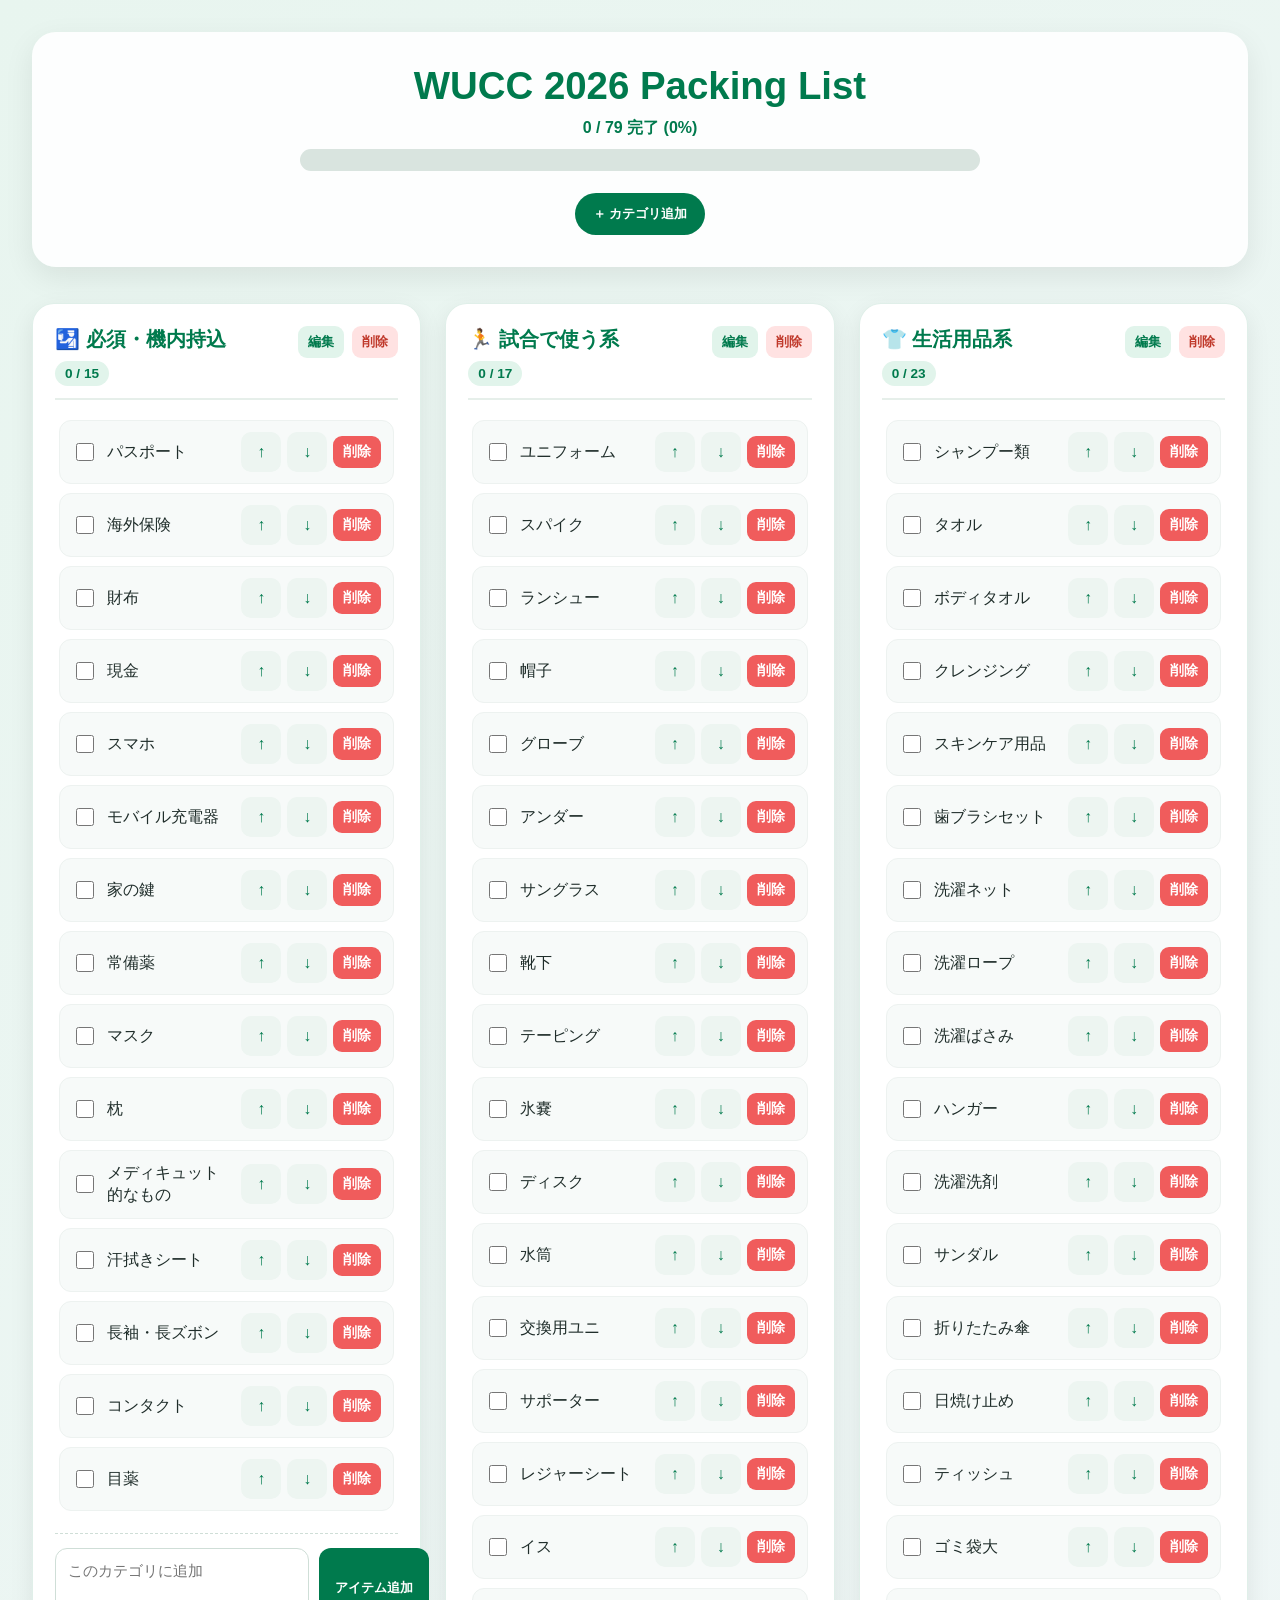
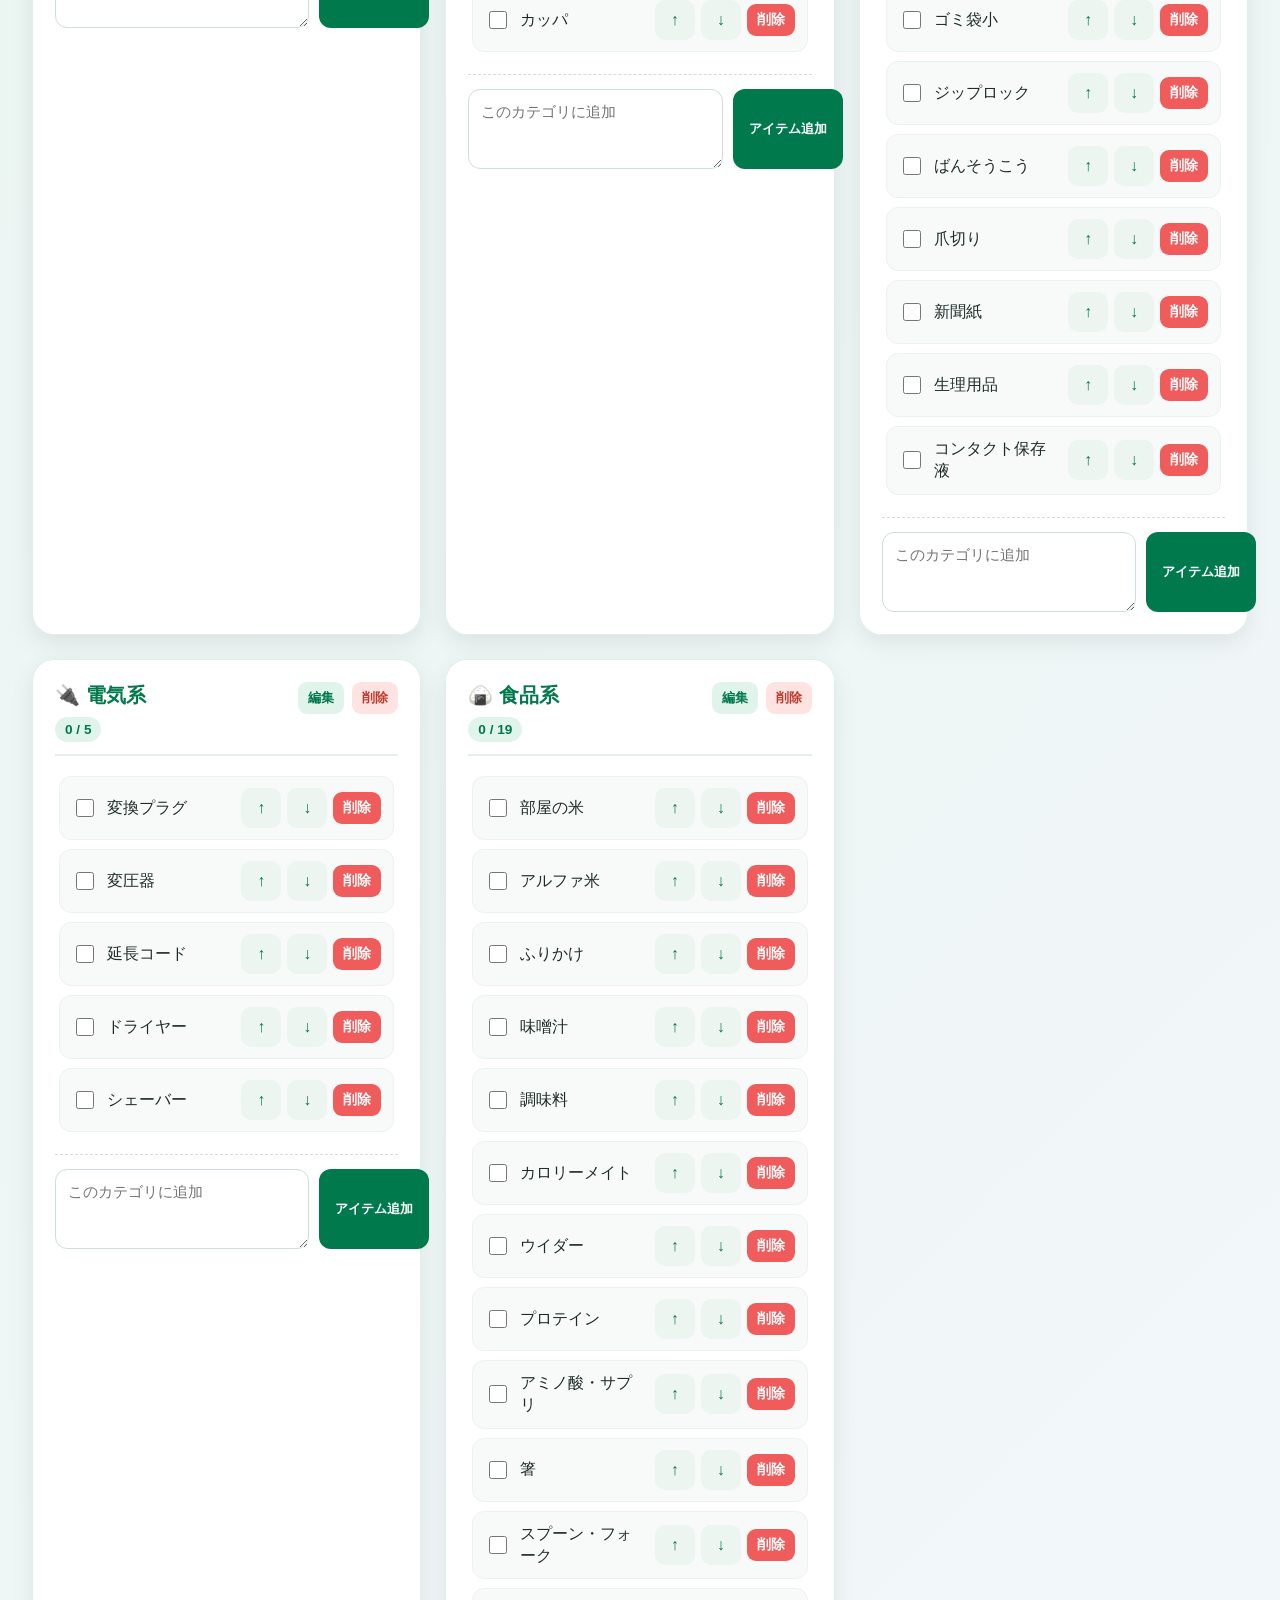
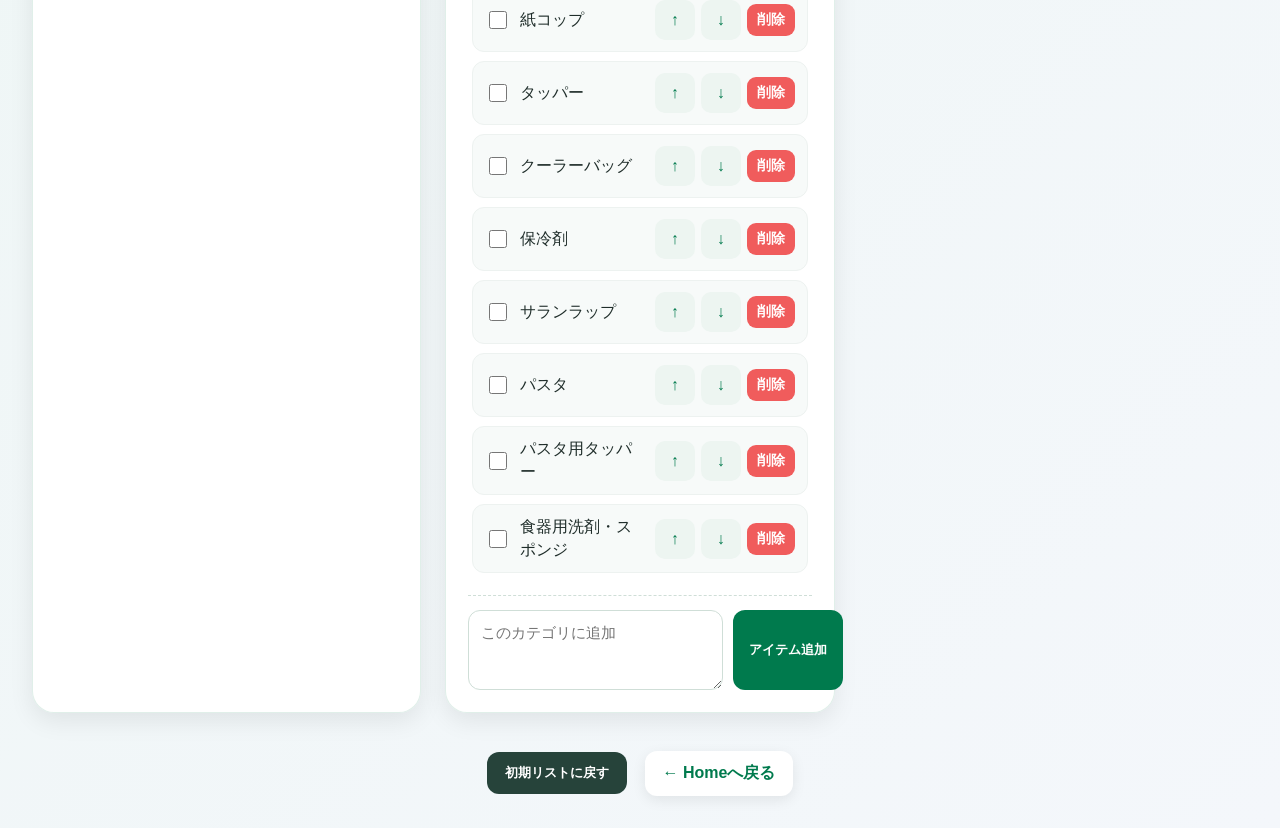
<file: packing.html>
<!DOCTYPE html>
<html lang="ja">

<head>
    <meta charset="UTF-8">
    <meta name="viewport" content="width=device-width, initial-scale=1.0">
    <title>WUCC 2026 Packing List</title>

    <link rel="stylesheet" href="packing.css">
</head>

<body>

    <div class="container">

        <header class="header">

            <h1>WUCC 2026 Packing List</h1>

            <div class="progress-area">

                <div id="progressText" class="progress-text">
                    0 / 0 完了
                </div>

                <div class="progress-bar">
                    <div id="progressFill" class="progress-fill"></div>
                </div>

            </div>

            <button id="addCategoryButton" class="add-category-btn">
                ＋ カテゴリ追加
            </button>

        </header>

        <main id="listContainer" class="sections">
        </main>

        <div class="bottom-area">

            <button id="resetButton" class="reset-btn">
                初期リストに戻す
            </button>

            <a href="index.html" class="home-link">
                ← Homeへ戻る
            </a>

        </div>

    </div>

    <script>

        const STORAGE_KEY = "packingData";

        const defaultData = [

            {
                category: "🛂 必須・機内持込",
                items: [
                    { text: "パスポート", checked: false, type: "item" },
                    { text: "海外保険", checked: false, type: "item" },
                    { text: "財布", checked: false, type: "item" },
                    { text: "現金", checked: false, type: "item" },
                    { text: "スマホ", checked: false, type: "item" },
                    { text: "モバイル充電器", checked: false, type: "item" },
                    { text: "家の鍵", checked: false, type: "item" },
                    { text: "常備薬", checked: false, type: "item" },
                    { text: "マスク", checked: false, type: "item" },
                    { text: "枕", checked: false, type: "item" },
                    { text: "メディキュット的なもの", checked: false, type: "item" },
                    { text: "汗拭きシート", checked: false, type: "item" },
                    { text: "長袖・長ズボン", checked: false, type: "item" },
                    { text: "コンタクト", checked: false, type: "item" },
                    { text: "目薬", checked: false, type: "item" }
                ]
            },

            {
                category: "🏃 試合で使う系",
                items: [
                    { text: "ユニフォーム", checked: false, type: "item" },
                    { text: "スパイク", checked: false, type: "item" },
                    { text: "ランシュー", checked: false, type: "item" },
                    { text: "帽子", checked: false, type: "item" },
                    { text: "グローブ", checked: false, type: "item" },
                    { text: "アンダー", checked: false, type: "item" },
                    { text: "サングラス", checked: false, type: "item" },
                    { text: "靴下", checked: false, type: "item" },
                    { text: "テーピング", checked: false, type: "item" },
                    { text: "氷嚢", checked: false, type: "item" },
                    { text: "ディスク", checked: false, type: "item" },
                    { text: "水筒", checked: false, type: "item" },
                    { text: "交換用ユニ", checked: false, type: "item" },
                    { text: "サポーター", checked: false, type: "item" },
                    { text: "レジャーシート", checked: false, type: "item" },
                    { text: "イス", checked: false, type: "item" },
                    { text: "カッパ", checked: false, type: "item" }
                ]
            },

            {
                category: "👕 生活用品系",
                items: [
                    { text: "シャンプー類", checked: false, type: "item" },
                    { text: "タオル", checked: false, type: "item" },
                    { text: "ボディタオル", checked: false, type: "item" },
                    { text: "クレンジング", checked: false, type: "item" },
                    { text: "スキンケア用品", checked: false, type: "item" },
                    { text: "歯ブラシセット", checked: false, type: "item" },
                    { text: "洗濯ネット", checked: false, type: "item" },
                    { text: "洗濯ロープ", checked: false, type: "item" },
                    { text: "洗濯ばさみ", checked: false, type: "item" },
                    { text: "ハンガー", checked: false, type: "item" },
                    { text: "洗濯洗剤", checked: false, type: "item" },
                    { text: "サンダル", checked: false, type: "item" },
                    { text: "折りたたみ傘", checked: false, type: "item" },
                    { text: "日焼け止め", checked: false, type: "item" },
                    { text: "ティッシュ", checked: false, type: "item" },
                    { text: "ゴミ袋大", checked: false, type: "item" },
                    { text: "ゴミ袋小", checked: false, type: "item" },
                    { text: "ジップロック", checked: false, type: "item" },
                    { text: "ばんそうこう", checked: false, type: "item" },
                    { text: "爪切り", checked: false, type: "item" },
                    { text: "新聞紙", checked: false, type: "item" },
                    { text: "生理用品", checked: false, type: "item" },
                    { text: "コンタクト保存液", checked: false, type: "item" }
                ]
            },

            {
                category: "🔌 電気系",
                items: [
                    { text: "変換プラグ", checked: false, type: "item" },
                    { text: "変圧器", checked: false, type: "item" },
                    { text: "延長コード", checked: false, type: "item" },
                    { text: "ドライヤー", checked: false, type: "item" },
                    { text: "シェーバー", checked: false, type: "item" }
                ]
            },

            {
                category: "🍙 食品系",
                items: [
                    { text: "部屋の米", checked: false, type: "item" },
                    { text: "アルファ米", checked: false, type: "item" },
                    { text: "ふりかけ", checked: false, type: "item" },
                    { text: "味噌汁", checked: false, type: "item" },
                    { text: "調味料", checked: false, type: "item" },
                    { text: "カロリーメイト", checked: false, type: "item" },
                    { text: "ウイダー", checked: false, type: "item" },
                    { text: "プロテイン", checked: false, type: "item" },
                    { text: "アミノ酸・サプリ", checked: false, type: "item" },
                    { text: "箸", checked: false, type: "item" },
                    { text: "スプーン・フォーク", checked: false, type: "item" },
                    { text: "紙コップ", checked: false, type: "item" },
                    { text: "タッパー", checked: false, type: "item" },
                    { text: "クーラーバッグ", checked: false, type: "item" },
                    { text: "保冷剤", checked: false, type: "item" },
                    { text: "サランラップ", checked: false, type: "item" },
                    { text: "パスタ", checked: false, type: "item" },
                    { text: "パスタ用タッパー", checked: false, type: "item" },
                    { text: "食器用洗剤・スポンジ", checked: false, type: "item" }
                ]
            }

        ];

        let data = loadData();

        function cloneDefaultData() {

            return JSON.parse(
                JSON.stringify(defaultData)
            );
        }

        function loadData() {

            const savedData =
                localStorage.getItem(STORAGE_KEY);

            if (!savedData) {
                return cloneDefaultData();
            }

            try {

                const parsedData =
                    JSON.parse(savedData);

                if (!Array.isArray(parsedData)) {
                    return cloneDefaultData();
                }

                return parsedData;

            } catch (error) {

                return cloneDefaultData();
            }
        }

        function migrateOldData(targetData) {

            targetData.forEach(category => {

                if (!Array.isArray(category.items)) {
                    category.items = [];
                }

                category.items.forEach(item => {

                    if (!item.type) {
                        item.type = "item";
                    }

                    if (item.type === "item" && typeof item.checked !== "boolean") {
                        item.checked = false;
                    }

                });

            });
        }

        function saveData() {

            localStorage.setItem(
                STORAGE_KEY,
                JSON.stringify(data)
            );
        }

        function escapeHtml(text) {

            return String(text)
                .replaceAll("&", "&amp;")
                .replaceAll("<", "&lt;")
                .replaceAll(">", "&gt;")
                .replaceAll('"', "&quot;")
                .replaceAll("'", "&#039;");
        }

        function formatText(text) {

            return escapeHtml(text)
                .replaceAll("\n", "<br>");
        }

        function updateProgress() {

            let total = 0;
            let completed = 0;

            data.forEach(category => {

                category.items.forEach(item => {
                    total++;

                    if (item.checked) {
                        completed++;
                    }

                });

            });

            const percent =
                total === 0
                    ? 0
                    : Math.round((completed / total) * 100);

            document.getElementById("progressText").textContent =
                `${completed} / ${total} 完了 (${percent}%)`;

            document.getElementById("progressFill").style.width =
                `${percent}%`;
        }

        function getCategoryCompletedCount(category) {

            return category.items.filter(
                item => item.checked
            ).length;
        }

        function renderList() {

            const listContainer =
                document.getElementById("listContainer");

            listContainer.innerHTML = "";

            data.forEach((category, categoryIndex) => {

                const section =
                    document.createElement("section");

                section.className = "section-card";

                section.innerHTML = `
                    <div class="section-header">

                        <div class="section-title-area">
                            <h2>${escapeHtml(category.category)}</h2>
                            <span class="section-count">
                                ${getCategoryCompletedCount(category)} / ${category.items.length}
                            </span>
                        </div>

                        <div class="category-actions">
                            <button
                                class="category-btn"
                                onclick="editCategory(${categoryIndex})">
                                編集
                            </button>

                            <button
                                class="category-delete-btn"
                                onclick="deleteCategory(${categoryIndex})">
                                削除
                            </button>
                        </div>

                    </div>

                    <div
                        class="item-list"
                        data-category-index="${categoryIndex}">
                    </div>

                    <div class="add-area">

                        <textarea
                            id="input-${categoryIndex}"
                            rows="3"
                            placeholder="このカテゴリに追加"></textarea>

                        <div class="add-buttons">

                            <button
                                class="add-btn"
                                onclick="addItem(${categoryIndex})">
                                アイテム追加
                            </button>
                        </div>

                    </div>
                `;

                const itemList =
                    section.querySelector(".item-list");
                
                category.items.forEach((item, itemIndex) => {
                
                    const itemRow =
                        document.createElement("div");
                
                    itemRow.className =
                        item.checked
                            ? "item completed"
                            : "item";
                
                    itemRow.innerHTML = `
                        <label class="item-label">
                
                            <input
                                type="checkbox"
                                ${item.checked ? "checked" : ""}>
                
                            <span class="item-text">
                                ${formatText(item.text)}
                            </span>
                
                        </label>
                
                        <div class="item-actions">
                
                            <button
                                class="move-btn"
                                onclick="moveItemUp(${categoryIndex}, ${itemIndex})">
                                ↑
                            </button>
                
                            <button
                                class="move-btn"
                                onclick="moveItemDown(${categoryIndex}, ${itemIndex})">
                                ↓
                            </button>
                
                            <button
                                class="delete-btn"
                                onclick="deleteItem(${categoryIndex}, ${itemIndex})">
                                削除
                            </button>
                
                        </div>
                    `;
                
                    const checkbox =
                        itemRow.querySelector("input");
                
                    checkbox.addEventListener("change", event => {
                
                        item.checked =
                            event.target.checked;
                
                        saveData();
                        renderList();
                    });
                
                    itemList.appendChild(itemRow);
                
                });

                listContainer.appendChild(section);

            });

            updateProgress();
        }

        function addCategory() {

            const categoryName =
                prompt("新しいカテゴリ名を入力してください");

            if (!categoryName) {
                return;
            }

            const trimmedName =
                categoryName.trim();

            if (trimmedName === "") {
                return;
            }

            data.push({
                category: trimmedName,
                items: []
            });

            saveData();
            renderList();
        }

        function editCategory(categoryIndex) {

            const currentName =
                data[categoryIndex].category;

            const newName =
                prompt("カテゴリ名を編集してください", currentName);

            if (!newName) {
                return;
            }

            const trimmedName =
                newName.trim();

            if (trimmedName === "") {
                return;
            }

            data[categoryIndex].category =
                trimmedName;

            saveData();
            renderList();
        }

        function deleteCategory(categoryIndex) {

            const categoryName =
                data[categoryIndex].category;

            const result =
                confirm(`カテゴリ「${categoryName}」を削除しますか？\n中のアイテムも削除されます。`);

            if (!result) {
                return;
            }

            data.splice(categoryIndex, 1);

            saveData();
            renderList();
        }

        function getInputText(categoryIndex) {

            const input =
                document.getElementById(`input-${categoryIndex}`);

            return input.value.trim();
        }

        function clearInput(categoryIndex) {

            const input =
                document.getElementById(`input-${categoryIndex}`);

            input.value = "";
        }

        function addItem(categoryIndex) {

            const text =
                getInputText(categoryIndex);

            if (text === "") {
                return;
            }

            data[categoryIndex].items.push({
                text: text,
                checked: false,
            });

            saveData();
            renderList();
        }

        function deleteItem(categoryIndex, itemIndex) {

            const itemName =
                data[categoryIndex].items[itemIndex].text;

            const result =
                confirm(`「${itemName}」を削除しますか？`);

            if (!result) {
                return;
            }

            data[categoryIndex].items.splice(itemIndex, 1);

            saveData();
            renderList();
        }

        function moveItem(categoryIndex, fromItemIndex, toItemIndex) {

            if (fromItemIndex === toItemIndex) {
                return;
            }

            const movedItem =
                data[categoryIndex].items.splice(fromItemIndex, 1)[0];

            data[categoryIndex].items.splice(
                toItemIndex,
                0,
                movedItem
            );

            saveData();
            renderList();
        }

        function moveItemUp(categoryIndex, itemIndex) {

            if (itemIndex === 0) {
                return;
            }

            moveItem(
                categoryIndex,
                itemIndex,
                itemIndex - 1
            );
        }

        function moveItemDown(categoryIndex, itemIndex) {

            const lastIndex =
                data[categoryIndex].items.length - 1;

            if (itemIndex >= lastIndex) {
                return;
            }

            moveItem(
                categoryIndex,
                itemIndex,
                itemIndex + 1
            );
        }

        function resetToDefault() {

            const result =
                confirm("チェック状態・追加項目・カテゴリ編集をすべてリセットして、初期リストに戻しますか？");

            if (!result) {
                return;
            }

            data = cloneDefaultData();

            saveData();
            renderList();
        }

        document
            .getElementById("addCategoryButton")
            .addEventListener("click", addCategory);

        document
            .getElementById("resetButton")
            .addEventListener("click", resetToDefault);

        renderList();

    </script>

</body>

</html>
</file>
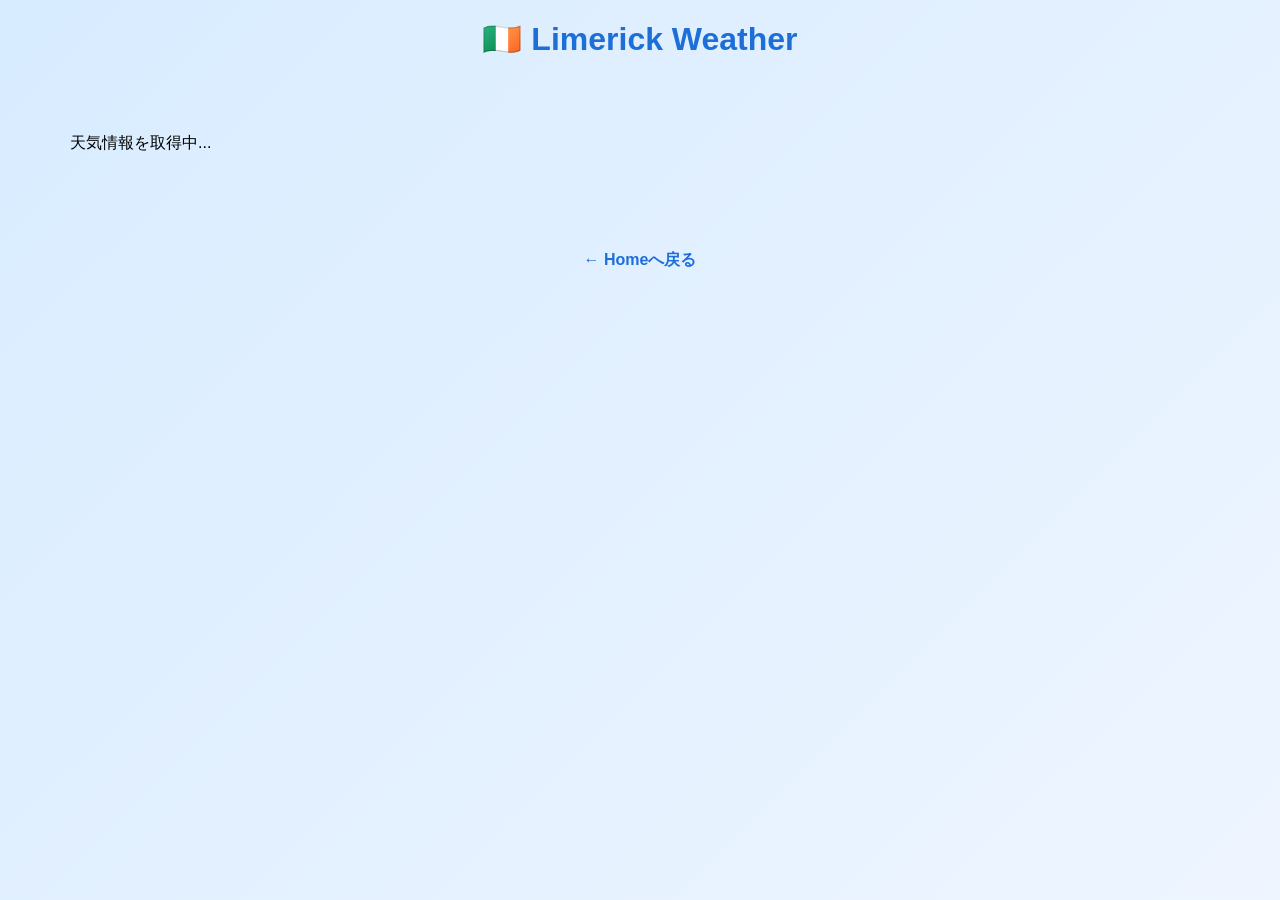
<file: weather.html>
<!DOCTYPE html>
<html lang="ja">

<head>
    <meta charset="UTF-8">
    <meta name="viewport" content="width=device-width, initial-scale=1.0">
    <title>Weather</title>

    <link rel="stylesheet" href="weather.css">
</head>

<body>

    <div class="container">

        <div class="header">

            <h1>
                🇮🇪 Limerick Weather
            </h1>

        </div>

        <div id="weatherGrid" class="weather-grid">

            <div class="loading">
                天気情報を取得中...
            </div>

        </div>

        <a href="index.html" class="home-link">
            ← Homeへ戻る
        </a>

    </div>

    <script>

        const LATITUDE = 52.682556;
        const LONGITUDE = -8.659160;

        const weatherCodeMap = {

            0: ["☀️", "Clear"],
            1: ["🌤️", "Mainly Clear"],
            2: ["⛅", "Partly Cloudy"],
            3: ["☁️", "Cloudy"],
            45: ["🌫️", "Fog"],
            48: ["🌫️", "Fog"],
            51: ["🌦️", "Drizzle"],
            53: ["🌦️", "Rain"],
            55: ["🌧️", "Heavy Rain"],
            61: ["🌧️", "Rain"],
            63: ["🌧️", "Rain"],
            65: ["🌧️", "Heavy Rain"],
            71: ["❄️", "Snow"],
            80: ["🌦️", "Showers"],
            81: ["🌧️", "Rain"],
            82: ["🌧️", "Heavy Rain"],
            95: ["⛈️", "Thunderstorm"]
        };

        const weekdays = [
            "Sun",
            "Mon",
            "Tue",
            "Wed",
            "Thu",
            "Fri",
            "Sat"
        ];

        async function loadWeather() {

            const url =
                "https://api.open-meteo.com/v1/forecast" +
                "?latitude=" + LATITUDE +
                "&longitude=" + LONGITUDE +
                "&daily=weather_code,temperature_2m_max,temperature_2m_min" +
                "&hourly=weather_code,wind_speed_10m" +
                "&timezone=auto";

            const response = await fetch(url);

            const data = await response.json();

            const grid =
                document.getElementById("weatherGrid");

            grid.innerHTML = "";

            const dates =
                data.daily.time;

            const maxTemps =
                data.daily.temperature_2m_max;

            const minTemps =
                data.daily.temperature_2m_min;

            const hourlyTimes =
                data.hourly.time;

            const hourlyCodes =
                data.hourly.weather_code;

            const hourlyWind =
                data.hourly.wind_speed_10m;

            function getHourlyIcon(date, hour) {

                const target =
                    `${date}T${hour}:00`;

                const index =
                    hourlyTimes.indexOf(target);

                if(index < 0){
                    return "❓";
                }

                return (
                    weatherCodeMap[
                        hourlyCodes[index]
                    ] || ["❓"]
                )[0];
            }

            function getHourlyWind(date, hour){

                const target =
                    `${date}T${hour}:00`;

                const index =
                    hourlyTimes.indexOf(target);

                if(index < 0){
                    return "-";
                }

                return Math.round(
                    hourlyWind[index] / 3.6
                ).toFixed(1);
            }

            for(let i=0;i<dates.length;i++){

                const d =
                    new Date(dates[i]);

                const formattedDate =
                    `${d.getMonth()+1}/${d.getDate()} (${weekdays[d.getDay()]})`;

                const icon06 =
                    getHourlyIcon(dates[i],"06");

                const icon09 =
                    getHourlyIcon(dates[i],"09");

                const icon12 =
                    getHourlyIcon(dates[i],"12");

                const icon15 =
                    getHourlyIcon(dates[i],"15");

                const icon18 =
                    getHourlyIcon(dates[i],"18");

                const windSpeed =
                    getHourlyWind(dates[i],"12");

                const card =
                    document.createElement("div");

                card.className =
                    "weather-card";

                if(i === 0){
                    card.classList.add("today");
                }

                card.innerHTML = `

                    <div class="date">
                        ${formattedDate}
                    </div>

                    <div class="timeline">

                        <div class="time-slot">
                            <span class="time">06</span>
                            <span class="emoji">${icon06}</span>
                        </div>

                        <div class="time-slot">
                            <span class="time">09</span>
                            <span class="emoji">${icon09}</span>
                        </div>

                        <div class="time-slot">
                            <span class="time">12</span>
                            <span class="emoji">${icon12}</span>
                        </div>

                        <div class="time-slot">
                            <span class="time">15</span>
                            <span class="emoji">${icon15}</span>
                        </div>

                        <div class="time-slot">
                            <span class="time">18</span>
                            <span class="emoji">${icon18}</span>
                        </div>

                    </div>

                    <div class="temps">

                        <div class="max-temp">
                            ↑ ${Math.round(maxTemps[i])}℃
                        </div>

                        <div class="min-temp">
                            ↓ ${Math.round(minTemps[i])}℃
                        </div>

                    </div>

                    <div class="wind">
                        💨 ${windSpeed} m/s
                    </div>

                `;

                grid.appendChild(card);
            }
        }

        loadWeather();

    </script>

</body>

</html>
</file>
<file: packing.css>
* {
    box-sizing: border-box;
}

body {
    margin: 0;
    padding: 32px;

    min-height: 100vh;

    font-family:
        Arial,
        "Hiragino Kaku Gothic ProN",
        "Yu Gothic",
        sans-serif;

    background:
        linear-gradient(
            135deg,
            #e8f5ef,
            #f4f7fb
        );

    color: #1f2d2a;
}

.container {
    max-width: 1400px;
    margin: 0 auto;
}

.header {
    text-align: center;

    margin-bottom: 36px;

    padding: 32px 24px;

    background: rgba(255, 255, 255, 0.92);

    border-radius: 24px;

    box-shadow:
        0 10px 30px rgba(0, 0, 0, 0.08);
}

.header h1 {
    margin: 0 0 10px;

    font-size: 2.4rem;

    color: #007a4d;
}

.subtitle {
    margin: 0 0 24px;

    color: #51635e;

    font-size: 1rem;
}

.progress-area {
    max-width: 680px;

    margin: 0 auto 22px;
}

.progress-text {
    margin-bottom: 10px;

    font-weight: bold;

    color: #007a4d;
}

.progress-bar {
    width: 100%;
    height: 22px;

    background: #d9e4df;

    border-radius: 999px;

    overflow: hidden;
}

.progress-fill {
    width: 0%;
    height: 100%;

    background:
        linear-gradient(
            90deg,
            #007a4d,
            #22a06b
        );

    border-radius: 999px;

    transition: width 0.25s ease;
}

.add-category-btn {
    border: none;

    background: #007a4d;

    color: white;

    padding: 12px 18px;

    border-radius: 999px;

    font-weight: bold;

    cursor: pointer;
}

.add-category-btn:hover {
    background: #005f3c;
}

.sections {
    display: grid;

    grid-template-columns:
        repeat(auto-fit, minmax(340px, 1fr));

    gap: 24px;
}

.section-card {
    background: rgba(255, 255, 255, 0.96);

    border-radius: 22px;

    padding: 22px;

    box-shadow:
        0 8px 24px rgba(0, 0, 0, 0.08);

    border: 1px solid rgba(0, 122, 77, 0.12);
}

.section-header {
    display: flex;

    justify-content: space-between;
    align-items: flex-start;

    gap: 12px;

    margin-bottom: 16px;

    padding-bottom: 12px;

    border-bottom: 2px solid #e6efea;
}

.section-title-area {
    display: flex;

    flex-direction: column;

    gap: 8px;

    min-width: 0;
}

.section-title-area h2 {
    margin: 0;

    font-size: 1.25rem;

    color: #007a4d;

    overflow-wrap: anywhere;
}

.section-count {
    width: fit-content;

    padding: 5px 10px;

    border-radius: 999px;

    background: #e1f4eb;

    color: #007a4d;

    font-size: 0.85rem;

    font-weight: bold;
}

.category-actions {
    display: flex;

    gap: 8px;

    flex-shrink: 0;
}

.category-btn,
.category-delete-btn {
    border: none;

    border-radius: 9px;

    padding: 7px 10px;

    cursor: pointer;

    font-size: 0.82rem;

    font-weight: bold;
}

.category-btn {
    background: #e1f4eb;

    color: #007a4d;
}

.category-btn:hover {
    background: #ccebdc;
}

.category-delete-btn {
    background: #ffe2e2;

    color: #c0392b;
}

.category-delete-btn:hover {
    background: #ffd0d0;
}

.item-list {
    display: flex;

    flex-direction: column;

    gap: 9px;

    min-height: 48px;

    padding: 4px;

    border-radius: 14px;
}

.item {
    display: flex;

    justify-content: space-between;
    align-items: center;

    gap: 10px;

    padding: 11px 12px;

    background: #f7faf9;

    border-radius: 12px;

    border: 1px solid #edf2f0;

    transition:
        background 0.2s ease,
        transform 0.2s ease,
        border-color 0.2s ease,
        opacity 0.2s ease;
}

.item:hover {
    background: #eef8f3;

    border-color: #cfe8dd;

    transform: translateY(-1px);
}

.item-label {
    display: flex;

    align-items: center;

    gap: 10px;

    cursor: pointer;

    min-width: 0;

    flex: 1;
}

.item-label input {
    width: 18px;
    height: 18px;

    accent-color: #007a4d;

    flex-shrink: 0;
}

.item-text {
    line-height: 1.4;

    overflow-wrap: anywhere;
}

.item.completed .item-text {
    color: #527167;

    text-decoration: line-through;
}

.item-actions {
    display: flex;

    align-items: center;

    gap: 6px;

    flex-shrink: 0;
}

.move-btn {
    border: none;

    background: #edf5f1;

    color: #007a4d;

    border-radius: 8px;

    padding: 7px 8px;

    cursor: pointer;

    font-size: 0.82rem;

    font-weight: bold;
}

.move-btn{

    width:40px;

    height:40px;

    border:none;

    background:#edf5f1;

    color:#007a4d;

    border-radius:10px;

    cursor:pointer;

    font-size:1rem;

    font-weight:bold;
}

.delete-btn {
    border: none;

    background: #f05c5c;

    color: white;

    border-radius: 9px;

    padding: 7px 10px;

    cursor: pointer;

    font-size: 0.85rem;

    font-weight: bold;
}

.delete-btn:hover {
    background: #d64545;
}

.add-area {
    display: flex;

    gap: 10px;

    margin-top: 18px;

    padding-top: 14px;

    border-top: 1px dashed #cfded7;
}

.add-btn {
    flex-shrink: 0;

    border: none;

    background: #007a4d;

    color: white;

    border-radius: 12px;

    padding: 11px 16px;

    cursor: pointer;

    font-weight: bold;
}

.add-btn:hover {
    background: #005f3c;
}

.bottom-area {
    display: flex;

    justify-content: center;
    align-items: center;

    gap: 18px;

    flex-wrap: wrap;

    margin-top: 38px;
}

.reset-btn {
    border: none;

    background: #26433a;

    color: white;

    padding: 12px 18px;

    border-radius: 12px;

    cursor: pointer;

    font-weight: bold;
}

.reset-btn:hover {
    background: #152b24;
}

.home-link {
    display: inline-block;

    padding: 12px 18px;

    border-radius: 12px;

    background: white;

    color: #007a4d;

    text-decoration: none;

    font-weight: bold;

    box-shadow:
        0 4px 14px rgba(0, 0, 0, 0.08);
}

.home-link:hover {
    background: #eef8f3;
}

.add-area textarea{

    width:100%;

    min-height:80px;

    resize:vertical;

    padding:12px;

    border:1px solid #cfded7;

    border-radius:12px;

    font-size:0.95rem;

    font-family:inherit;
}

.add-area textarea:focus{

    border-color:#007a4d;

    outline:none;

    box-shadow:
        0 0 0 3px rgba(0,122,77,0.12);
}

.add-buttons{

    display:flex;

    gap:8px;
}

@media (max-width:700px) {

    body {
        padding:18px;
    }

    .header {
        padding:24px 18px;
    }

    .header h1 {
        font-size:1.8rem;
    }

    .sections {
        grid-template-columns:1fr;
    }

    .section-card {
        padding:18px;
    }

    .section-header {
        flex-direction:column;
    }

    .category-actions {
        width:100%;
        justify-content:flex-end;
    }

    .item {
        display:flex;
        flex-wrap:nowrap;
        justify-content:space-between;
        align-items:center;
    }

    .item-label {
        flex:1;
        min-width:0;
    }

    .item-actions {
        display:flex;
        flex-direction:row;
        flex-wrap:nowrap;
        gap:4px;
        flex-shrink:0;
    }

    .move-btn {
        width:44px;
        height:44px;
        padding:0;
    }

    .delete-btn {
        height:44px;
        white-space:nowrap;
        padding:0 12px;
    }

    .add-area {
        flex-direction:column;
    }

    .add-btn {
        width:100%;
    }
}
</file>
<file: weather.css>
*{
    box-sizing:border-box;
}

body{
    margin:0;
    padding:20px;

    min-height:100vh;

    background:
        linear-gradient(
            135deg,
            #d8ecff,
            #eef5ff
        );

    font-family:
        "Segoe UI",
        "Yu Gothic",
        sans-serif;
}

.container{
    max-width:1400px;
    margin:auto;
}

.header{
    text-align:center;
    margin-bottom:25px;
}

.header h1{
    color:#1d6fd7;
    margin:0;
}

/* 横スクロール */
.weather-grid{

    display:flex;

    gap:18px;

    overflow-x:auto;

    overflow-y:hidden;

    padding-bottom:16px;

    scroll-behavior:smooth;
}

/* スクロールバー */
.weather-grid::-webkit-scrollbar{
    height:10px;
}

.weather-grid::-webkit-scrollbar-track{
    background:#dce7f5;
    border-radius:20px;
}

.weather-grid::-webkit-scrollbar-thumb{
    background:#4b8cff;
    border-radius:20px;
}

/* カード */

.weather-card{

    flex:0 0 320px;

    background:white;

    border-radius:22px;

    padding:18px;

    box-shadow:
        0 8px 20px rgba(0,0,0,0.08);

    border:3px solid transparent;

    transition:0.2s;
}

.weather-card:hover{

    transform:translateY(-3px);
}

.weather-card.today{

    border-color:#1d6fd7;

    background:#eef5ff;
}

/* 日付 */

.date{

    text-align:center;

    font-size:1.1rem;

    font-weight:bold;

    margin-bottom:16px;
}

/* 時間帯 */

.timeline{

    display:grid;

    grid-template-columns:
        repeat(5,1fr);

    gap:8px;

    margin-bottom:18px;
}

.time-slot{

    display:flex;

    flex-direction:column;

    align-items:center;
}

.time{

    font-size:0.8rem;

    color:#666;

    margin-bottom:4px;
}

.emoji{

    font-size:1.4rem;
}

/* 温度 */

.temps{

    display:flex;

    justify-content:space-between;

    margin-top:10px;
}

.max-temp{

    color:#f57c00;

    font-weight:bold;

    font-size:1.1rem;
}

.min-temp{

    color:#1d6fd7;

    font-weight:bold;

    font-size:1.1rem;
}

/* 風速 */

.wind{

    margin-top:12px;

    text-align:center;

    color:#555;

    font-size:0.95rem;
}

/* 補助情報 */

.weather{

    text-align:center;

    margin-top:10px;

    color:#666;
}

.loading{

    padding:50px;

    text-align:center;
}

/* Homeへ戻る */

.home-link{

    display:block;

    margin-top:30px;

    text-align:center;

    text-decoration:none;

    font-weight:bold;

    color:#1d6fd7;
}

/* スマホ */

@media (max-width:768px){

    body{
        padding:12px;
    }

    .weather-card{

        flex:0 0 280px;
    }

    .timeline{

        gap:4px;
    }

    .emoji{

        font-size:1.2rem;
    }

    .date{

        font-size:1rem;
    }
}
</file>
